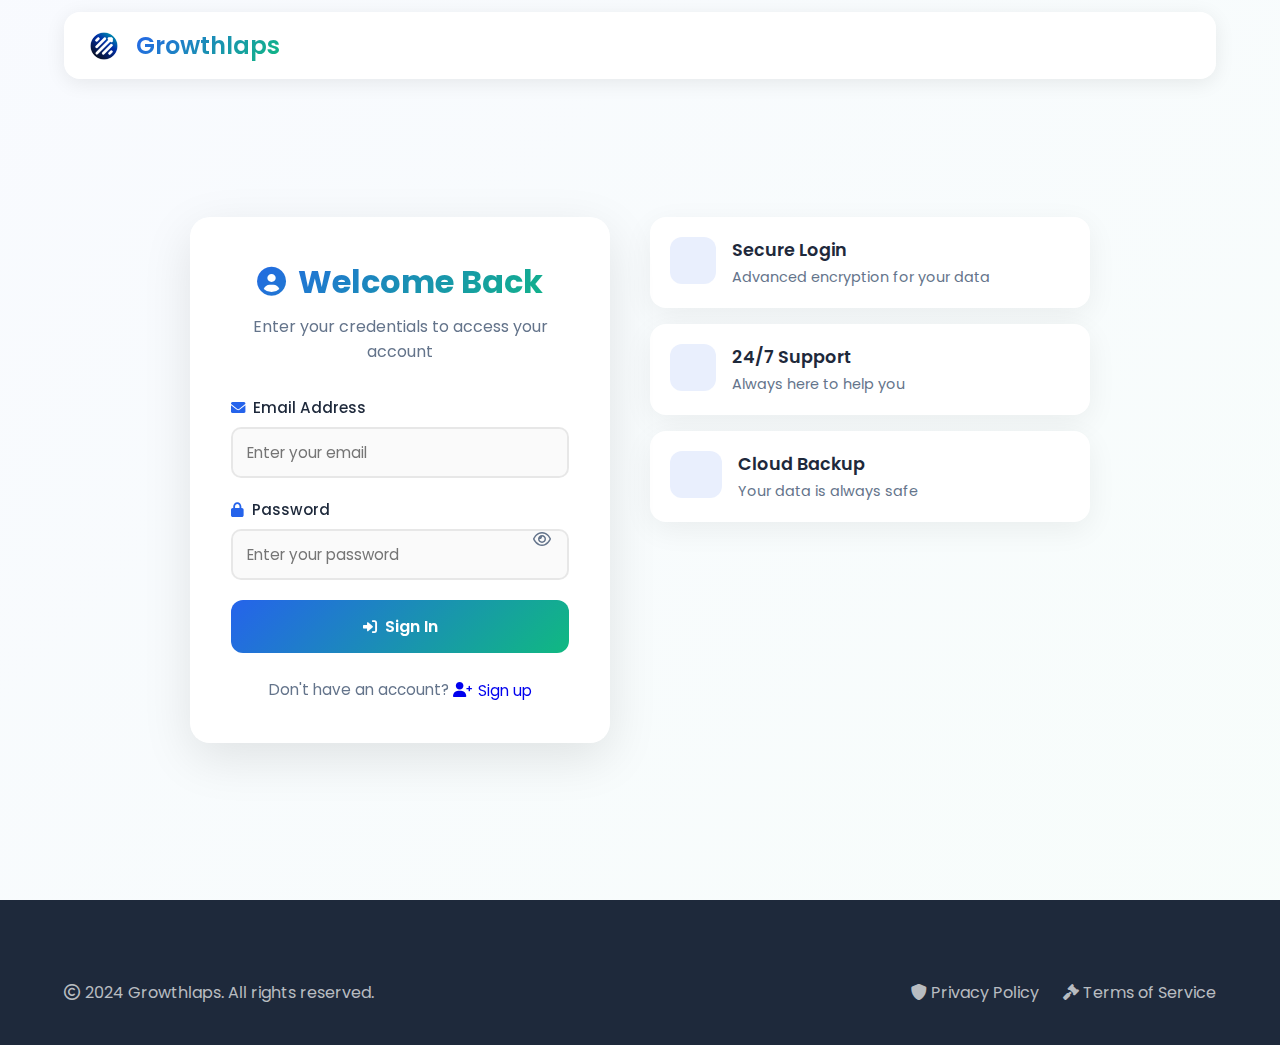
<file: login/index.html>
<!DOCTYPE html>
<html lang="en">
  <head>
    <meta charset="UTF-8" />
    <meta name="viewport" content="width=device-width, initial-scale=1.0" />
    <link rel="stylesheet" href="../style.css" />
    <title>Login - Growthlaps</title>
    <link rel="preconnect" href="https://fonts.googleapis.com" />
    <link rel="preconnect" href="https://fonts.gstatic.com" crossorigin />
    <link
      href="https://fonts.googleapis.com/css2?family=Poppins:wght@300;400;500;600;700&display=swap"
      rel="stylesheet"
    />
    <link
      rel="stylesheet"
      href="https://cdnjs.cloudflare.com/ajax/libs/font-awesome/6.0.0/css/all.min.css"
    />
    <link rel="favicon" href="../images/dark.png" />
    <link rel="icon" href="../images/dark.png" />
  </head>
  <body>
    <div class="navbar-container">
      <nav class="navbar">
        <a href="/" class="navbar-logo">
          <img src="../images/light.png" alt="Growthlaps" />
          <h1>Growthlaps</h1>
        </a>
      </nav>
    </div>

    <section class="login-section">
      <div class="login-container">
        <div class="login-box">
          <div class="login-header">
            <h2><i class="fas fa-user-circle"></i> Welcome Back</h2>
            <p>Enter your credentials to access your account</p>
          </div>

          <form class="login-form">
            <div class="form-group">
              <label for="email"
                ><i class="fas fa-envelope"></i> Email Address</label
              >
              <input
                type="email"
                id="email"
                placeholder="Enter your email"
                required
              />
            </div>

            <div class="form-group">
              <label for="password"><i class="fas fa-lock"></i> Password</label>
              <div class="password-input">
                <input
                  type="password"
                  id="password"
                  placeholder="Enter your password"
                  required
                />
                <button type="button" class="password-toggle">
                  <i class="far fa-eye"></i>
                </button>
              </div>
            </div>

            <button type="submit" class="login-button">
              <i class="fas fa-sign-in-alt"></i> Sign In
            </button>
          </form>

          <br />
          <div class="login-footer">
            <p>
              Don't have an account?
              <a href="#"><i class="fas fa-user-plus"></i> Sign up</a>
            </p>
          </div>
        </div>
        <div class="login-features">
          <div class="feature-item">
            <i class="fas fa-shield-alt"></i>
            <div class="feature-text">
              <h4>Secure Login</h4>
              <p>Advanced encryption for your data</p>
            </div>
          </div>
          <div class="feature-item">
            <i class="fas fa-headset"></i>
            <div class="feature-text">
              <h4>24/7 Support</h4>
              <p>Always here to help you</p>
            </div>
          </div>
          <div class="feature-item">
            <i class="fas fa-cloud"></i>
            <div class="feature-text">
              <h4>Cloud Backup</h4>
              <p>Your data is always safe</p>
            </div>
          </div>
        </div>
      </div>
    </section>

    <footer class="footer">
      <div class="footer-container">
        <div class="footer-bottom">
          <div class="footer-copyright">
            <i class="far fa-copyright"></i> 2024 Growthlaps. All rights
            reserved.
          </div>
          <div class="footer-legal">
            <a href="/privacypolicy"
              ><i class="fas fa-shield-alt"></i> Privacy Policy</a
            >
            <a href="/tos"><i class="fas fa-gavel"></i> Terms of Service</a>
          </div>
        </div>
      </div>
    </footer>

    <script>
      // Password visibility toggle
      const passwordInput = document.getElementById("password");
      const toggleButton = document.querySelector(".password-toggle");

      toggleButton.addEventListener("click", () => {
        const type =
          passwordInput.getAttribute("type") === "password"
            ? "text"
            : "password";
        passwordInput.setAttribute("type", type);
        toggleButton.querySelector("i").classList.toggle("fa-eye");
        toggleButton.querySelector("i").classList.toggle("fa-eye-slash");
      });
    </script>
  </body>
</html>
</file>
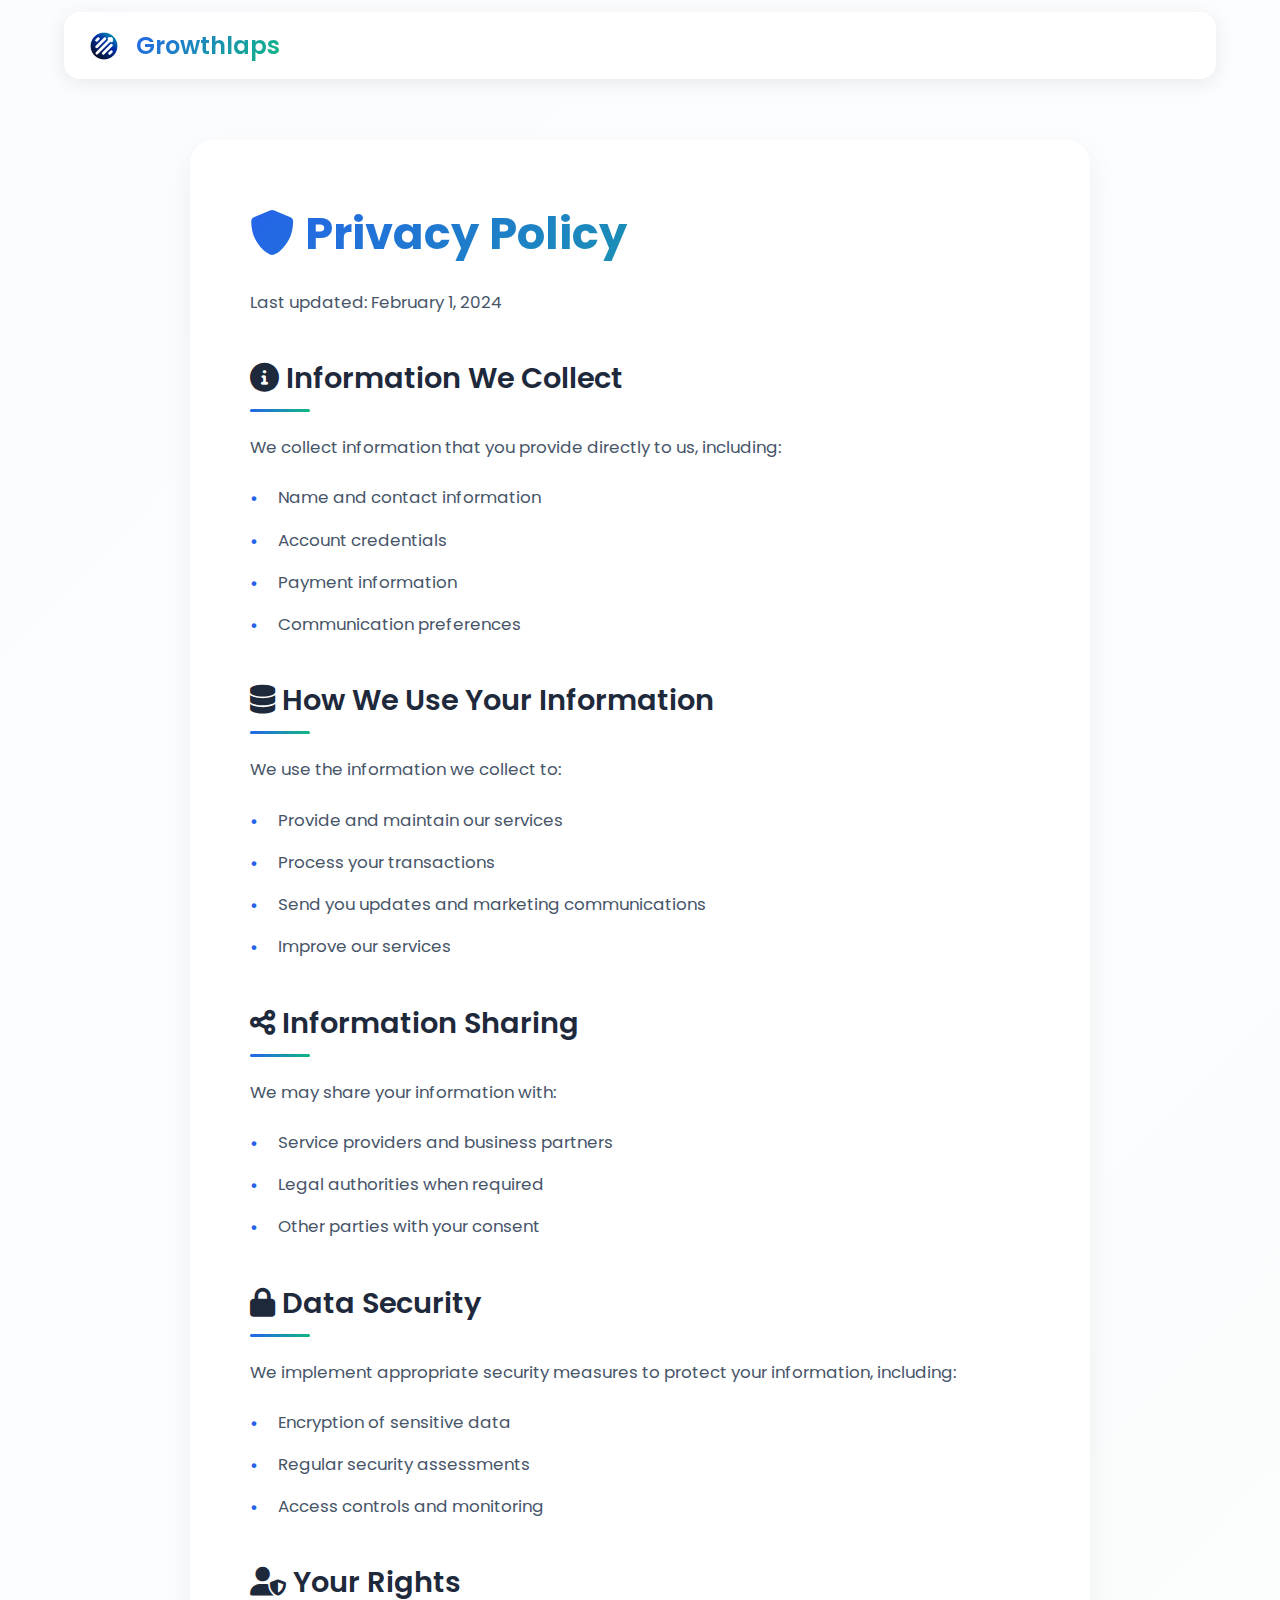
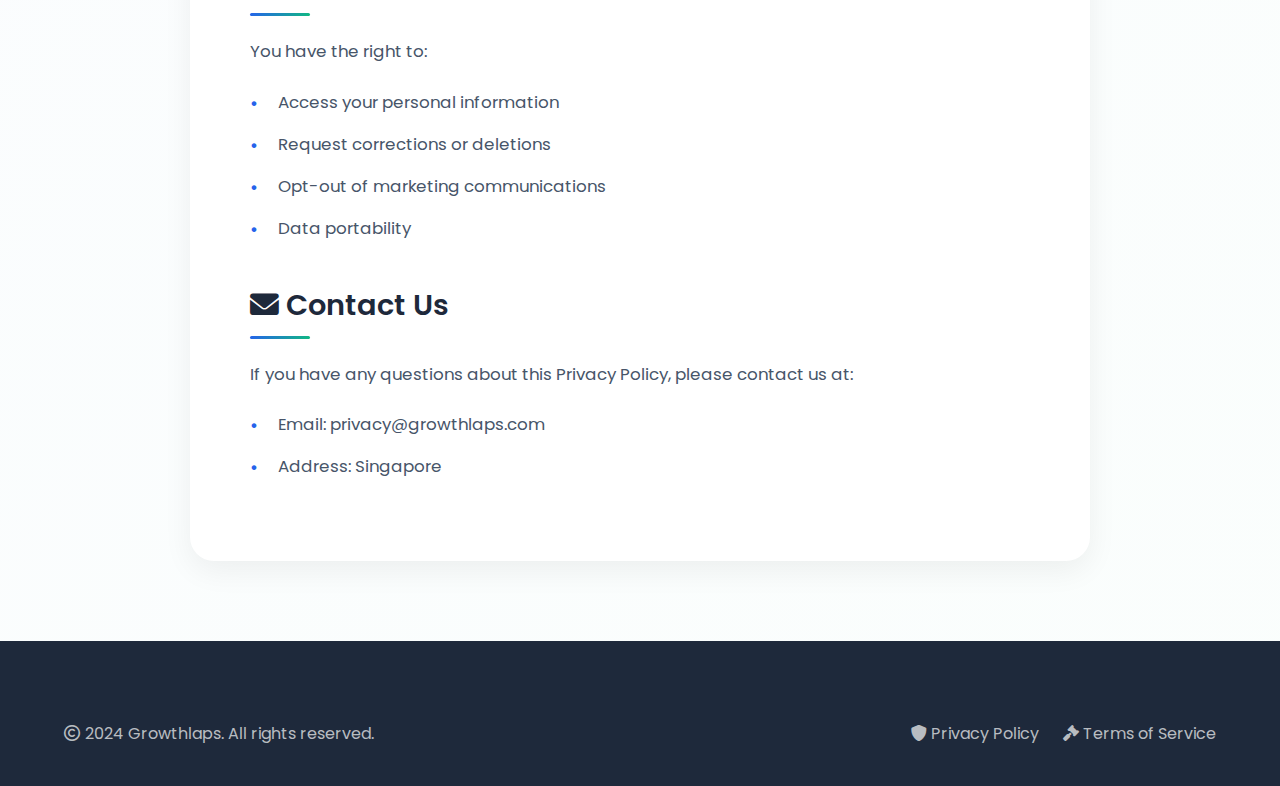
<file: privacypolicy/index.html>
<!DOCTYPE html>
<html lang="en">
  <head>
    <meta charset="UTF-8" />
    <meta name="viewport" content="width=device-width, initial-scale=1.0" />
    <link rel="stylesheet" href="../style.css" />
    <title>Privacy Policy - Growthlaps</title>
    <link rel="preconnect" href="https://fonts.googleapis.com" />
    <link rel="preconnect" href="https://fonts.gstatic.com" crossorigin />
    <link
      href="https://fonts.googleapis.com/css2?family=Poppins:wght@300;400;500;600;700&display=swap"
      rel="stylesheet"
    />
    <link
      rel="stylesheet"
      href="https://cdnjs.cloudflare.com/ajax/libs/font-awesome/6.0.0/css/all.min.css"
    />
    <link rel="favicon" href="../images/dark.png" />
    <link rel="icon" href="../images/dark.png" />
  </head>
  <body>
    <div class="navbar-container">
      <nav class="navbar">
        <a href="/" class="navbar-logo">
          <img src="../images/light.png" alt="Growthlaps" />
          <h1>Growthlaps</h1>
        </a>
      </nav>
    </div>

    <section class="legal-section">
      <div class="legal-content">
        <h1 class="legal-title">
          <i class="fas fa-shield-alt"></i> Privacy Policy
        </h1>
        <p class="legal-date">Last updated: February 1, 2024</p>

        <h2><i class="fas fa-info-circle"></i> Information We Collect</h2>
        <p>
          We collect information that you provide directly to us, including:
        </p>
        <ul>
          <li>Name and contact information</li>
          <li>Account credentials</li>
          <li>Payment information</li>
          <li>Communication preferences</li>
        </ul>

        <h2><i class="fas fa-database"></i> How We Use Your Information</h2>
        <p>We use the information we collect to:</p>
        <ul>
          <li>Provide and maintain our services</li>
          <li>Process your transactions</li>
          <li>Send you updates and marketing communications</li>
          <li>Improve our services</li>
        </ul>

        <h2><i class="fas fa-share-alt"></i> Information Sharing</h2>
        <p>We may share your information with:</p>
        <ul>
          <li>Service providers and business partners</li>
          <li>Legal authorities when required</li>
          <li>Other parties with your consent</li>
        </ul>

        <h2><i class="fas fa-lock"></i> Data Security</h2>
        <p>
          We implement appropriate security measures to protect your
          information, including:
        </p>
        <ul>
          <li>Encryption of sensitive data</li>
          <li>Regular security assessments</li>
          <li>Access controls and monitoring</li>
        </ul>

        <h2><i class="fas fa-user-shield"></i> Your Rights</h2>
        <p>You have the right to:</p>
        <ul>
          <li>Access your personal information</li>
          <li>Request corrections or deletions</li>
          <li>Opt-out of marketing communications</li>
          <li>Data portability</li>
        </ul>

        <h2><i class="fas fa-envelope"></i> Contact Us</h2>
        <p>
          If you have any questions about this Privacy Policy, please contact us
          at:
        </p>
        <ul>
          <li>Email: privacy@growthlaps.com</li>
          <li>Address: Singapore</li>
        </ul>
      </div>
    </section>

    <footer class="footer">
      <div class="footer-container">
        <div class="footer-bottom">
          <div class="footer-copyright">
            <i class="far fa-copyright"></i> 2024 Growthlaps. All rights
            reserved.
          </div>
          <div class="footer-legal">
            <a href="/privacypolicy"
              ><i class="fas fa-shield-alt"></i> Privacy Policy</a
            >
            <a href="/tos"><i class="fas fa-gavel"></i> Terms of Service</a>
          </div>
        </div>
      </div>
    </footer>
  </body>
</html>
</file>
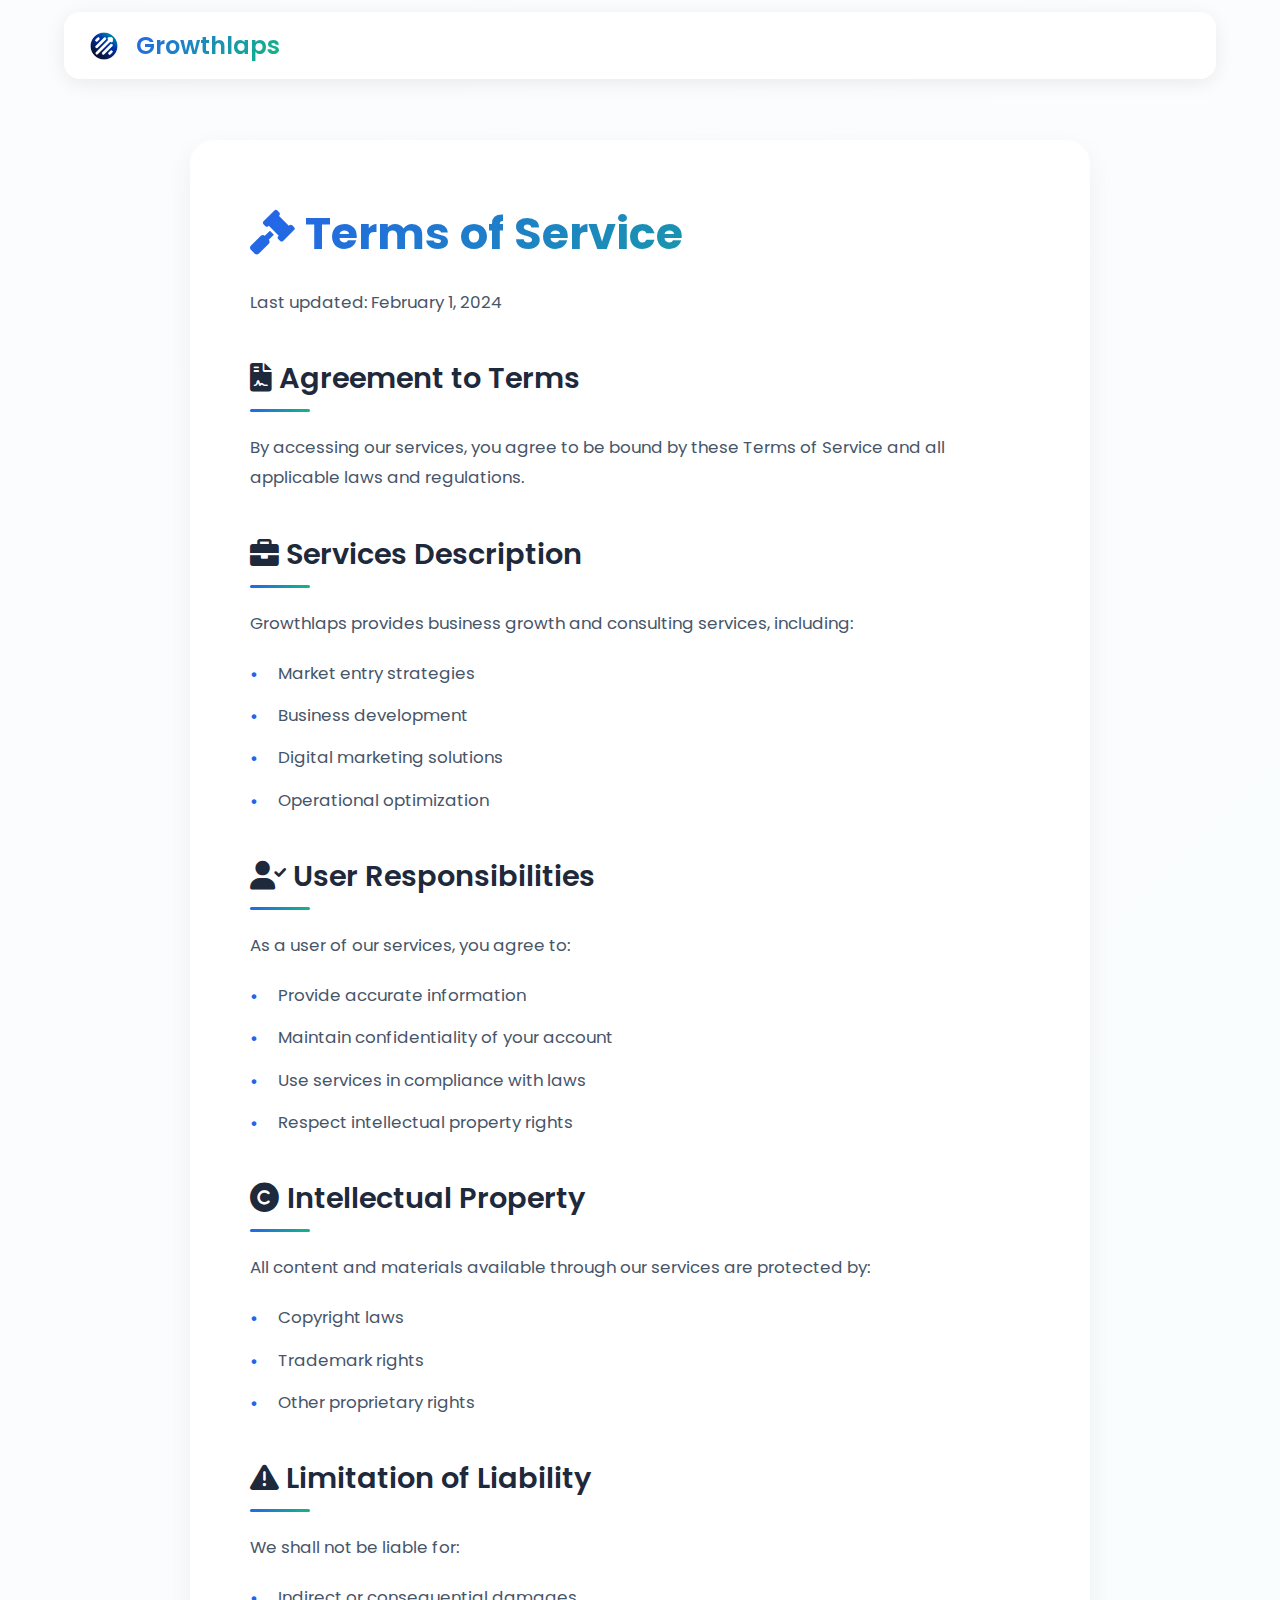
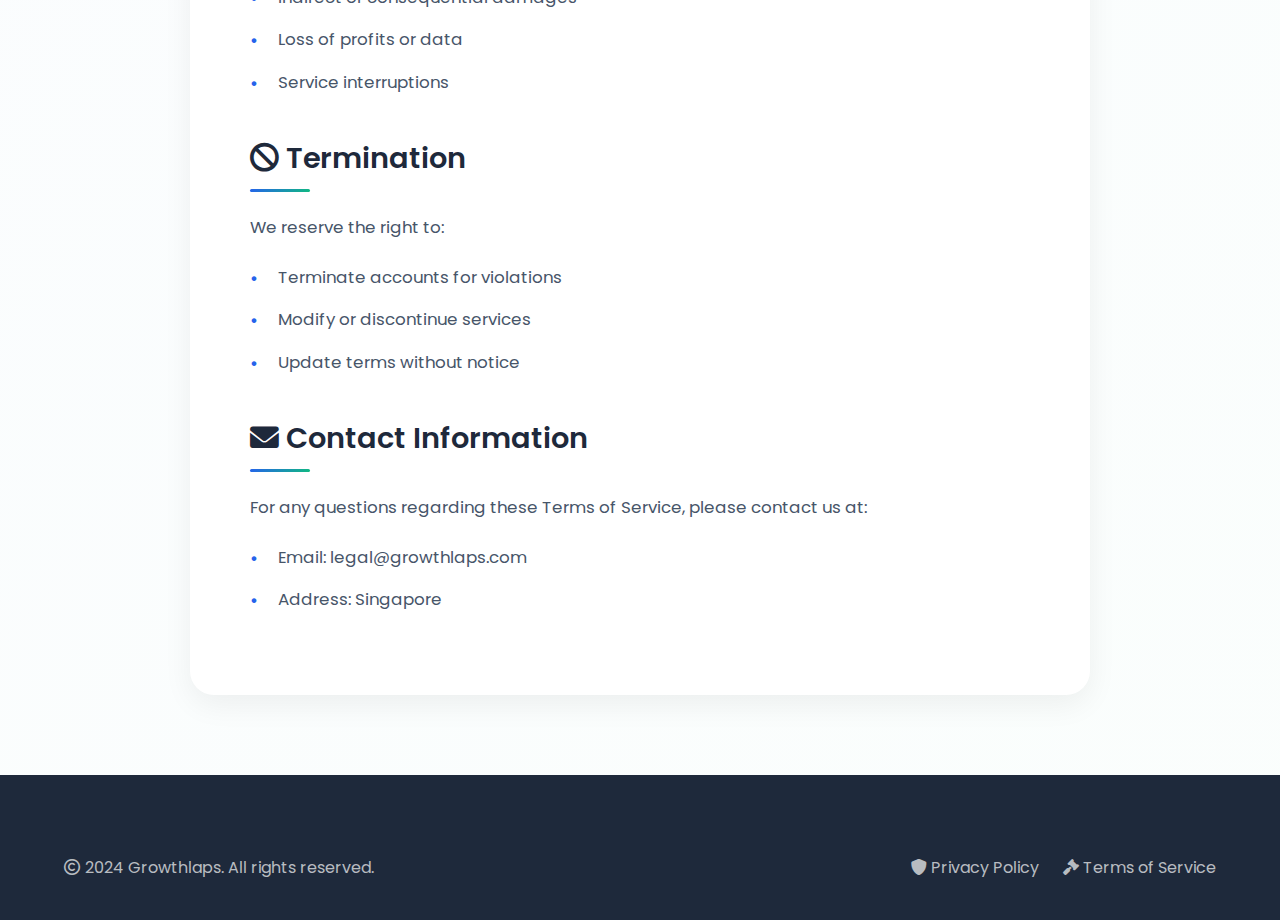
<file: tos/index.html>
<!DOCTYPE html>
<html lang="en">
  <head>
    <meta charset="UTF-8" />
    <meta name="viewport" content="width=device-width, initial-scale=1.0" />
    <link rel="stylesheet" href="../style.css" />
    <title>Terms of Service - Growthlaps</title>
    <link rel="preconnect" href="https://fonts.googleapis.com" />
    <link rel="preconnect" href="https://fonts.gstatic.com" crossorigin />
    <link
      href="https://fonts.googleapis.com/css2?family=Poppins:wght@300;400;500;600;700&display=swap"
      rel="stylesheet"
    />
    <link
      rel="stylesheet"
      href="https://cdnjs.cloudflare.com/ajax/libs/font-awesome/6.0.0/css/all.min.css"
    />
    <link rel="favicon" href="../images/dark.png" />
    <link rel="icon" href="../images/dark.png" />
  </head>
  <body>
    <div class="navbar-container">
      <nav class="navbar">
        <a href="/" class="navbar-logo">
          <img src="../images/light.png" alt="Growthlaps" />
          <h1>Growthlaps</h1>
        </a>
      </nav>
    </div>

    <section class="legal-section">
      <div class="legal-content">
        <h1 class="legal-title">
          <i class="fas fa-gavel"></i> Terms of Service
        </h1>
        <p class="legal-date">Last updated: February 1, 2024</p>

        <h2><i class="fas fa-file-contract"></i> Agreement to Terms</h2>
        <p>
          By accessing our services, you agree to be bound by these Terms of
          Service and all applicable laws and regulations.
        </p>

        <h2><i class="fas fa-briefcase"></i> Services Description</h2>
        <p>
          Growthlaps provides business growth and consulting services,
          including:
        </p>
        <ul>
          <li>Market entry strategies</li>
          <li>Business development</li>
          <li>Digital marketing solutions</li>
          <li>Operational optimization</li>
        </ul>

        <h2><i class="fas fa-user-check"></i> User Responsibilities</h2>
        <p>As a user of our services, you agree to:</p>
        <ul>
          <li>Provide accurate information</li>
          <li>Maintain confidentiality of your account</li>
          <li>Use services in compliance with laws</li>
          <li>Respect intellectual property rights</li>
        </ul>

        <h2><i class="fas fa-copyright"></i> Intellectual Property</h2>
        <p>
          All content and materials available through our services are protected
          by:
        </p>
        <ul>
          <li>Copyright laws</li>
          <li>Trademark rights</li>
          <li>Other proprietary rights</li>
        </ul>

        <h2>
          <i class="fas fa-exclamation-triangle"></i> Limitation of Liability
        </h2>
        <p>We shall not be liable for:</p>
        <ul>
          <li>Indirect or consequential damages</li>
          <li>Loss of profits or data</li>
          <li>Service interruptions</li>
        </ul>

        <h2><i class="fas fa-ban"></i> Termination</h2>
        <p>We reserve the right to:</p>
        <ul>
          <li>Terminate accounts for violations</li>
          <li>Modify or discontinue services</li>
          <li>Update terms without notice</li>
        </ul>

        <h2><i class="fas fa-envelope"></i> Contact Information</h2>
        <p>
          For any questions regarding these Terms of Service, please contact us
          at:
        </p>
        <ul>
          <li>Email: legal@growthlaps.com</li>
          <li>Address: Singapore</li>
        </ul>
      </div>
    </section>

    <footer class="footer">
      <div class="footer-container">
        <div class="footer-bottom">
          <div class="footer-copyright">
            <i class="far fa-copyright"></i> 2024 Growthlaps. All rights
            reserved.
          </div>
          <div class="footer-legal">
            <a href="/privacypolicy"
              ><i class="fas fa-shield-alt"></i> Privacy Policy</a
            >
            <a href="/tos"><i class="fas fa-gavel"></i> Terms of Service</a>
          </div>
        </div>
      </div>
    </footer>
  </body>
</html>
</file>
<file: style.css>
body {
  background-color: #ffffff;
  font-family: "Poppins", sans-serif;
  margin: 0;
  padding: 0;
  box-sizing: border-box;
}

* {
  margin: 0;
  padding: 0;
  box-sizing: border-box;
  font-family: "Poppins", sans-serif;
  text-decoration: none;
}

:root {
  --primary-blue: #2563eb;
  --primary-green: #10b981;
  --light-blue: #60a5fa;
  --text-color: #1e293b;
}

.navbar-container {
  position: fixed;
  top: 12px;
  left: 50%;
  transform: translateX(-50%);
  width: 90%;
  max-width: 1200px;
  margin: 0 auto;
  z-index: 1000;
  transition: all 0.3s cubic-bezier(0.4, 0, 0.2, 1);
}

.navbar-container.scrolled {
  top: 0;
  width: 100%;
  max-width: 100%;
  background: rgba(255, 255, 255, 0.98);
  backdrop-filter: blur(8px);
  border-radius: 0;
  box-shadow: 0 4px 20px rgba(0, 0, 0, 0.08);
}

.navbar {
  background: white;
  border-radius: 16px;
  padding: 16px 24px;
  display: flex;
  align-items: center;
  justify-content: space-between;
  box-shadow: 0 4px 20px rgba(0, 0, 0, 0.08);
  transition: all 0.3s cubic-bezier(0.4, 0, 0.2, 1);
}

.navbar-container.scrolled .navbar {
  border-radius: 0;
  box-shadow: none;
  padding: 16px 5%;
}

.navbar-logo {
  display: flex;
  align-items: center;
  gap: 1rem;
}

.navbar-logo h1 {
  font-size: 1.5rem;
  font-weight: 600;
  background: linear-gradient(
    135deg,
    var(--primary-blue),
    var(--primary-green)
  );
  -webkit-background-clip: text;
  -webkit-text-fill-color: transparent;
}

.navbar-logo img {
  height: 32px;
  width: auto;
  transition: all 0.4s cubic-bezier(0.175, 0.885, 0.32, 1.275);
}

.navbar-logo img:hover {
  transform: rotate(180deg) scale(1.1);
}

.navbar-menu {
  background: rgba(0, 0, 0, 0.03);
  border-radius: 16px;
  padding: 6px;
  position: relative;
}

.navbar-menu-list {
  display: flex;
  gap: 8px;
  position: relative;
  margin: 0;
  padding: 0;
  list-style: none;
}

.navbar-menu-item {
  font-size: 1rem;
  font-weight: 500;
  color: var(--text-color);
  cursor: pointer;
  padding: 10px 24px;
  border-radius: 12px;
  position: relative;
  z-index: 1;
  transition: all 0.3s ease;
  user-select: none;
}

.navbar-menu-item:hover {
  color: var(--primary-blue);
}

.navbar-menu-item.active {
  color: var(--primary-blue);
}

.active-indicator {
  position: absolute;
  height: calc(100%);
  background: #ffffff;
  border-radius: 12px;
  transition: all 0.3s cubic-bezier(0.4, 0, 0.2, 1);
  z-index: 0;
  box-shadow: 0 2px 10px rgba(0, 0, 0, 0.08);
}

.navbar-buttons {
  display: flex;
  gap: 16px;
  align-items: center;
}

.navbar-button-item {
  padding: 10px 24px;
  border-radius: 12px;
  font-weight: 500;
  cursor: pointer;
  transition: all 0.3s cubic-bezier(0.4, 0, 0.2, 1);
  text-decoration: none;
}

.navbar-button-item.signup {
  background: linear-gradient(
    135deg,
    var(--primary-blue),
    var(--primary-green)
  );
  color: white;
  border: none;
}

.navbar-button-item.signup:hover {
  transform: translateY(-2px);
  box-shadow: 0 4px 12px rgba(37, 99, 235, 0.2);
}

.navbar-button-item.login {
  background: transparent;
  color: var(--primary-blue);
  border: 2px solid rgba(37, 99, 235, 0.2);
}

.navbar-button-item.login:hover {
  background: rgba(37, 99, 235, 0.05);
  border-color: var(--primary-blue);
}

.navbar-button-item:active {
  transform: translateY(1px);
}

/* Responsive Design */
@media (max-width: 1024px) {
  .navbar-container {
    width: 95%;
    padding: 12px 16px;
  }

  .navbar-menu-item {
    padding: 8px 20px;
  }
}

@media (max-width: 768px) {
  .navbar-container {
    top: 0;
    width: 100%;
    max-width: 100%;
  }

  .navbar {
    border-radius: 0;
    padding: 16px 5%;
  }

  .navbar-menu {
    display: none;
  }

  .navbar-buttons {
    gap: 12px;
  }

  .navbar-button-item {
    padding: 8px 20px;
    font-size: 0.9rem;
  }
}

@media (max-width: 480px) {
  .navbar-logo h1 {
    display: none;
  }

  .about-stats {
    grid-template-columns: 1fr;
  }

  .footer-legal {
    flex-direction: column;
    gap: 12px;
  }
}

/* Hero Section */
.hero-section {
  margin-top: 0;
  padding: 100px 0 60px;
  position: relative;
  overflow: hidden;
  min-height: calc(100vh - 100px);
  display: flex;
  align-items: center;
  background: linear-gradient(
    135deg,
    rgba(37, 99, 235, 0.03),
    rgba(16, 185, 129, 0.03)
  );
}

.hero-container {
  width: 90%;
  max-width: 1200px;
  margin: 0 auto;
  display: grid;
  grid-template-columns: 1fr 1fr;
  gap: 40px;
  align-items: center;
}

.hero-content {
  position: relative;
  z-index: 1;
}

.hero-badge {
  display: inline-flex;
  align-items: center;
  background: white;
  padding: 8px 16px;
  border-radius: 100px;
  margin-bottom: 24px;
  box-shadow: 0 2px 10px rgba(0, 0, 0, 0.05);
  border: 1px solid rgba(0, 0, 0, 0.05);
  font-weight: 500;
  color: var(--primary-blue);
  font-size: 0.9rem;
}

.hero-badge span {
  display: inline-block;
  margin-right: 8px;
  animation: wave 2s infinite;
}

@keyframes wave {
  0%,
  100% {
    transform: rotate(0deg);
  }
  25% {
    transform: rotate(-20deg);
  }
  75% {
    transform: rotate(20deg);
  }
}

.hero-title {
  font-size: 3rem;
  line-height: 1.2;
  margin-bottom: 20px;
  font-weight: 700;
  background: linear-gradient(
    135deg,
    var(--text-color) 30%,
    var(--primary-blue)
  );
  -webkit-background-clip: text;
  -webkit-text-fill-color: transparent;
}

.hero-description {
  font-size: 1.1rem;
  color: #64748b;
  margin-bottom: 32px;
  line-height: 1.6;
}

.hero-buttons {
  display: flex;
  gap: 16px;
  margin-bottom: 32px;
}

.hero-button {
  padding: 12px 28px;
  border-radius: 12px;
  font-weight: 600;
  font-size: 0.95rem;
  cursor: pointer;
  transition: all 0.4s cubic-bezier(0.4, 0, 0.2, 1);
  display: inline-flex;
  align-items: center;
  gap: 8px;
}

.hero-button.primary {
  background: linear-gradient(
    135deg,
    var(--primary-blue),
    var(--primary-green)
  );
  color: white;
  border: none;
  box-shadow: 0 2px 10px rgba(37, 99, 235, 0.2);
}

.hero-button.primary:hover {
  transform: translateY(-2px);
  box-shadow: 0 4px 20px rgba(37, 99, 235, 0.3);
}

.hero-button.secondary {
  background: white;
  color: var(--text-color);
  border: 2px solid rgba(0, 0, 0, 0.1);
}

.hero-button.secondary:hover {
  border-color: var(--primary-blue);
  color: var(--primary-blue);
}

.hero-stats {
  display: flex;
  gap: 32px;
}

.hero-stat {
  display: flex;
  flex-direction: column;
  gap: 8px;
}

.hero-stat-number {
  font-size: 2.2rem;
  font-weight: 700;
  color: var(--text-color);
  line-height: 1;
}

.hero-stat-label {
  font-size: 1rem;
  color: #64748b;
}

.hero-image {
  position: relative;
  display: flex;
  justify-content: center;
  align-items: center;
}

.hero-image img {
  width: 100%;
  max-width: 500px;
  height: auto;
  border-radius: 20px;
  animation: float 6s ease-in-out infinite;
}

@keyframes float {
  0%,
  100% {
    transform: translateY(0);
  }
  50% {
    transform: translateY(-20px);
  }
}

.hero-shape {
  position: absolute;
  border-radius: 50%;
  filter: blur(40px);
  z-index: -1;
  opacity: 0.5;
}

.hero-shape-1 {
  width: 300px;
  height: 300px;
  background: var(--primary-blue);
  top: -100px;
  right: -100px;
}

.hero-shape-2 {
  width: 200px;
  height: 200px;
  background: var(--primary-green);
  bottom: -50px;
  left: -50px;
}

/* Responsive Design */
@media (max-width: 1024px) {
  .hero-container {
    gap: 32px;
  }

  .hero-title {
    font-size: 2.5rem;
  }

  .hero-description {
    font-size: 1rem;
  }

  .hero-stat-number {
    font-size: 2rem;
  }
}

@media (max-width: 768px) {
  .hero-section {
    padding-top: 80px;
  }

  .hero-container {
    grid-template-columns: 1fr;
    text-align: center;
    gap: 24px;
  }

  .hero-image img {
    max-width: 400px;
  }

  .hero-title {
    font-size: 2.2rem;
  }
}

@media (max-width: 480px) {
  .navbar-container,
  .hero-container {
    width: 95%;
  }

  .hero-title {
    font-size: 1.8rem;
  }

  .hero-buttons {
    flex-direction: column;
  }

  .hero-stats {
    flex-direction: column;
    gap: 20px;
    align-items: center;
  }

  .hero-image img {
    max-width: 100%;
  }
}
/* Product Section */
.product-section {
  padding: 80px 0;
  background: #f8fafc;
  position: relative;
  overflow: hidden;
}

.product-container {
  width: 90%;
  max-width: 1200px;
  margin: 0 auto;
}

.section-header {
  text-align: center;
  margin-bottom: 60px;
}

.section-subtitle {
  color: var(--primary-blue);
  font-weight: 600;
  font-size: 1rem;
  text-transform: uppercase;
  letter-spacing: 2px;
  margin-bottom: 16px;
}

.section-title {
  font-size: 2.5rem;
  font-weight: 700;
  color: var(--text-color);
  margin-bottom: 20px;
  line-height: 1.2;
}

.section-description {
  font-size: 1.1rem;
  color: #64748b;
  max-width: 600px;
  margin: 0 auto;
  line-height: 1.6;
}

.product-grid {
  display: grid;
  grid-template-columns: repeat(3, 1fr);
  gap: 30px;
  margin-top: 40px;
}

.product-card {
  background: white;
  border-radius: 20px;
  padding: 30px;
  transition: all 0.3s ease;
  border: 1px solid rgba(0, 0, 0, 0.05);
  position: relative;
  overflow: hidden;
}

.product-card:hover {
  transform: translateY(-5px);
  box-shadow: 0 15px 30px rgba(0, 0, 0, 0.08);
}

.product-icon {
  width: 60px;
  height: 60px;
  background: linear-gradient(
    135deg,
    var(--primary-blue),
    var(--primary-green)
  );
  border-radius: 16px;
  display: flex;
  align-items: center;
  justify-content: center;
  margin-bottom: 24px;
}

.product-icon i {
  font-size: 24px;
  color: white;
}

.product-title {
  font-size: 1.4rem;
  font-weight: 600;
  color: var(--text-color);
  margin-bottom: 16px;
}

.product-description {
  color: #64748b;
  line-height: 1.6;
  margin-bottom: 24px;
}

.product-link {
  color: var(--primary-blue);
  font-weight: 500;
  display: inline-flex;
  align-items: center;
  gap: 8px;
  transition: gap 0.3s ease;
}

.product-link:hover {
  gap: 12px;
}

/* About Section */
.about-section {
  padding: 80px 0;
  position: relative;
}

.about-container {
  width: 90%;
  max-width: 1200px;
  margin: 0 auto;
  display: grid;
  grid-template-columns: 1fr 1fr;
  gap: 60px;
  align-items: center;
}

.about-image {
  position: relative;
}

.about-image img {
  width: 100%;
  border-radius: 20px;
  box-shadow: 0 20px 40px rgba(0, 0, 0, 0.1);
}

.about-content {
  padding-left: 40px;
}

.about-stats {
  display: grid;
  grid-template-columns: repeat(2, 1fr);
  gap: 30px;
  margin-top: 40px;
}

.about-stat {
  background: white;
  padding: 24px;
  border-radius: 16px;
  border: 1px solid rgba(0, 0, 0, 0.05);
  text-align: center;
}

.about-stat-number {
  font-size: 2rem;
  font-weight: 700;
  color: var(--primary-blue);
  margin-bottom: 8px;
}

.about-stat-label {
  color: #64748b;
  font-weight: 500;
}

/* Footer */
.footer {
  background: #1e293b;
  color: white;
  padding: 80px 0 40px;
  position: relative;
  overflow: hidden;
}

.footer-container {
  width: 90%;
  max-width: 1200px;
  margin: 0 auto;
}

.footer-top {
  display: grid;
  grid-template-columns: 2fr 1.5fr 1fr 1fr;
  gap: 60px;
  padding-bottom: 60px;
  border-bottom: 1px solid rgba(255, 255, 255, 0.1);
  margin-bottom: 40px;
}

.footer-contact h4,
.footer-hours h4,
.footer-regions h4 {
  color: white;
  font-size: 1.1rem;
  font-weight: 600;
  margin-bottom: 24px;
}

.footer-info {
  display: flex;
  flex-direction: column;
  gap: 20px;
}

.footer-info .info-item {
  display: flex;
  gap: 15px;
  color: rgba(255, 255, 255, 0.7);
}

.footer-info .info-item i {
  color: #2563eb;
  font-size: 1.1rem;
  margin-top: 4px;
}

.info-item-text {
  color: white;
}

.footer-info .info-item div {
  display: flex;
  flex-direction: column;
  gap: 4px;
}

.hours-info {
  color: rgba(255, 255, 255, 0.7);
  display: flex;
  flex-direction: column;
  gap: 8px;
}

.hours-info strong {
  color: white;
  font-weight: 500;
}

.footer-regions ul {
  list-style: none;
  display: flex;
  flex-direction: column;
  gap: 12px;
}

.footer-regions li {
  color: rgba(255, 255, 255, 0.7);
  display: flex;
  align-items: center;
  gap: 10px;
}

.footer-regions i {
  color: #2563eb;
  font-size: 0.9rem;
}

.footer-brand {
  display: flex;
  flex-direction: column;
  gap: 20px;
}

.footer-logo {
  display: flex;
  align-items: center;
  gap: 12px;
}

.footer-logo img {
  height: 32px;
  width: auto;
}

.footer-logo h3 {
  font-size: 1.5rem;
  font-weight: 600;
}

.footer-description {
  color: rgba(255, 255, 255, 0.7);
  line-height: 1.6;
}

.footer-social {
  display: flex;
  gap: 16px;
}

.social-link {
  width: 40px;
  height: 40px;
  border-radius: 50%;
  background: rgba(255, 255, 255, 0.1);
  display: flex;
  align-items: center;
  justify-content: center;
  transition: all 0.3s ease;
}

.social-link:hover {
  background: var(--primary-blue);
  transform: translateY(-3px);
}

.social-link i {
  color: black;
  font-size: 1.2rem;
}

.footer-links h4 {
  font-size: 1.1rem;
  font-weight: 600;
  margin-bottom: 24px;
  color: white;
}

.footer-links ul {
  list-style: none;
  display: flex;
  flex-direction: column;
  gap: 12px;
}

.footer-links a {
  color: rgba(255, 255, 255, 0.7);
  transition: all 0.3s ease;
  display: inline-flex;
  align-items: center;
  gap: 6px;
}

.footer-links a:hover {
  color: white;
  transform: translateX(3px);
}

.footer-bottom {
  display: flex;
  justify-content: space-between;
  align-items: center;
  flex-wrap: wrap;
  gap: 20px;
}

.footer-copyright {
  color: rgba(255, 255, 255, 0.7);
}

.footer-legal {
  display: flex;
  gap: 24px;
}

.footer-legal a {
  color: rgba(255, 255, 255, 0.7);
  text-decoration: none;
  transition: color 0.3s ease;
}

.footer-legal a:hover {
  color: white;
}

/* Responsive Design for new sections */
@media (max-width: 1024px) {
  .product-grid {
    grid-template-columns: repeat(2, 1fr);
  }

  .section-title {
    font-size: 2.2rem;
  }

  .footer-top {
    grid-template-columns: repeat(2, 1fr);
    gap: 40px;
  }
}

@media (max-width: 768px) {
  .about-container {
    grid-template-columns: 1fr;
    gap: 40px;
  }

  .about-content {
    padding-left: 0;
    text-align: center;
  }

  .product-grid {
    grid-template-columns: 1fr;
    max-width: 500px;
    margin: 40px auto 0;
  }

  .footer-top {
    grid-template-columns: 1fr;
    gap: 40px;
  }

  .footer-bottom {
    flex-direction: column;
    gap: 20px;
    text-align: center;
  }
}

@media (max-width: 480px) {
  .about-stats {
    grid-template-columns: 1fr;
  }

  .footer-legal {
    flex-direction: column;
    gap: 12px;
  }
}

/* Mobile Menu Styles */
.mobile-menu-toggle {
  display: none;
  font-size: 1.5rem;
  color: var(--text-color);
  background: none;
  border: none;
  cursor: pointer;
  padding: 4px;
  z-index: 1000;
}

@media (max-width: 768px) {
  .mobile-menu-toggle {
    display: block;
  }

  .navbar-menu {
    position: fixed;
    top: 0;
    right: -100%;
    width: 80%;
    max-width: 400px;
    height: 100vh;
    background: white;
    padding: 80px 40px;
    transition: all 0.4s cubic-bezier(0.4, 0, 0.2, 1);
    z-index: 100;
    display: block;
    box-shadow: -10px 0 30px rgba(0, 0, 0, 0.1);
  }

  .navbar-menu.active {
    right: 0;
  }

  .navbar-menu-list {
    flex-direction: column;
    gap: 20px;
  }

  .navbar-menu-item {
    font-size: 1.2rem;
    padding: 12px 0;
    width: 100%;
    text-align: left;
  }

  .active-indicator {
    display: none;
  }

  .navbar-menu-item.active {
    background: linear-gradient(
      135deg,
      var(--primary-blue),
      var(--primary-green)
    );
    -webkit-background-clip: text;
    -webkit-text-fill-color: transparent;
    font-weight: 600;
  }

  .mobile-menu-overlay {
    position: fixed;
    top: 0;
    left: 0;
    width: 100%;
    height: 100%;
    background: rgba(0, 0, 0, 0.5);
    opacity: 0;
    visibility: hidden;
    transition: all 0.4s ease;
    z-index: 99;
  }

  .mobile-menu-overlay.active {
    opacity: 1;
    visibility: visible;
  }

  /* Improved Mobile Layouts */
  .hero-section {
    padding: 40px 0;
  }

  .hero-container {
    gap: 40px;
  }

  .hero-content {
    order: 2;
  }

  .hero-image {
    order: 1;
    margin: -20px -5% 0;
    width: 110%;
  }

  .hero-badge {
    margin: 0 auto 20px;
  }

  .hero-buttons {
    justify-content: center;
  }

  .hero-stats {
    justify-content: center;
    flex-wrap: wrap;
    gap: 24px;
  }

  .hero-stat {
    min-width: 140px;
    text-align: center;
  }

  .product-section {
    padding: 60px 0;
  }

  .product-grid {
    gap: 24px;
  }

  .product-card {
    padding: 24px;
  }

  .about-section {
    padding: 60px 0;
  }

  .about-container {
    gap: 40px;
  }

  .about-image {
    margin: 0 -5%;
    width: 110%;
  }

  .about-stats {
    grid-template-columns: repeat(auto-fit, minmax(140px, 1fr));
    gap: 20px;
  }

  .footer {
    padding: 60px 0 30px;
  }

  .footer-top {
    gap: 40px;
  }

  .footer-links {
    min-width: 200px;
  }
}

@media (max-width: 480px) {
  .navbar-container {
    padding: 12px 16px;
    margin: 8px auto;
  }

  .navbar-buttons {
    gap: 8px;
  }

  .navbar-button-item {
    padding: 8px 16px;
    font-size: 0.85rem;
  }

  .hero-title {
    font-size: 2rem;
  }

  .hero-description {
    font-size: 1rem;
  }

  .hero-buttons {
    flex-direction: column;
    width: 100%;
  }

  .hero-button {
    width: 100%;
    justify-content: center;
  }

  .section-title {
    font-size: 1.8rem;
  }

  .section-description {
    font-size: 1rem;
  }

  .product-card {
    padding: 20px;
  }

  .about-stats {
    grid-template-columns: 1fr;
  }

  .footer-bottom {
    text-align: center;
  }

  .footer-legal {
    justify-content: center;
  }
}

/* Tablet Optimizations */
@media (min-width: 769px) and (max-width: 1024px) {
  .hero-container,
  .about-container {
    gap: 40px;
  }

  .product-grid {
    grid-template-columns: repeat(2, 1fr);
    gap: 24px;
  }

  .footer-top {
    grid-template-columns: repeat(2, 1fr);
    gap: 40px;
  }
}

/* Animation Optimizations */
@media (prefers-reduced-motion: reduce) {
  * {
    animation-duration: 0.01ms !important;
    animation-iteration-count: 1 !important;
    transition-duration: 0.01ms !important;
    scroll-behavior: auto !important;
  }
}

/* Touch Device Optimizations */
@media (hover: none) {
  .navbar-button-item:hover,
  .hero-button:hover,
  .product-card:hover,
  .social-link:hover {
    transform: none;
  }

  .product-card {
    transform: none !important;
  }

  .footer-links a:hover {
    transform: none;
  }
}

.hero-globe-container {
  position: relative;
  width: 100%;
  height: 80vh;
  min-height: 400px;
  max-height: 800px;
  background: linear-gradient(
    to bottom,
    rgba(255, 255, 255, 0.8),
    rgba(255, 255, 255, 0.95)
  );
  backdrop-filter: blur(12px);
  -webkit-backdrop-filter: blur(12px);
  border-radius: 24px;
  overflow: hidden;
  margin: 2rem auto;
}

@media (max-width: 768px) {
  .hero-globe-container {
    height: 60vh;
    min-height: 300px;
    margin: 1rem auto;
    border-radius: 20px;
  }
}

#globeViz {
  width: 100% !important;
  height: 100% !important;
  cursor: grab;
  background: transparent !important;
}

#globeViz:active {
  cursor: grabbing;
}

.globe-tooltip {
  background: rgba(255, 255, 255, 0.98);
  padding: 0.75rem 1rem;
  border-radius: 12px;
  min-width: 160px;
  text-align: center;
  box-shadow: 0 4px 12px rgba(37, 99, 235, 0.08),
    0 2px 4px rgba(37, 99, 235, 0.05);
  font-size: 0.875rem;
  line-height: 1.5;
  color: #1f2937;
  border: 1px solid rgba(37, 99, 235, 0.1);
  transform: translateY(-5px);
  transition: all 0.2s ease;
}

.globe-tooltip strong {
  color: #2563eb;
  display: block;
  margin-bottom: 0.25rem;
  font-size: 1rem;
}

.globe-controls {
  position: absolute;
  bottom: 2rem;
  left: 50%;
  transform: translateX(-50%);
  display: flex;
  gap: 1rem;
  z-index: 10;
  padding: 0.5rem;
  border-radius: 9999px;
  background: rgba(255, 255, 255, 0.9);
  backdrop-filter: blur(8px);
  -webkit-backdrop-filter: blur(8px);
  border: 1px solid rgba(37, 99, 235, 0.1);
  box-shadow: 0 4px 12px rgba(37, 99, 235, 0.08);
}

@media (max-width: 768px) {
  .globe-controls {
    bottom: 1rem;
    flex-direction: column;
    gap: 0.5rem;
    width: 90%;
    max-width: 300px;
    background: none;
    backdrop-filter: none;
    -webkit-backdrop-filter: none;
    border: none;
    padding: 0;
    box-shadow: none;
  }
}

.globe-control-btn {
  background: rgba(255, 255, 255, 0.98);
  color: #2563eb;
  border: 1px solid rgba(37, 99, 235, 0.1);
  padding: 0.75rem 1.5rem;
  border-radius: 9999px;
  font-size: 0.875rem;
  font-weight: 500;
  cursor: pointer;
  transition: all 0.2s ease;
  box-shadow: 0 2px 8px rgba(37, 99, 235, 0.05),
    0 1px 3px rgba(37, 99, 235, 0.05);
  display: flex;
  align-items: center;
  justify-content: center;
  gap: 0.5rem;
  white-space: nowrap;
}

@media (max-width: 768px) {
  .globe-control-btn {
    width: 100%;
    padding: 0.625rem 1rem;
    justify-content: center;
    background: rgba(255, 255, 255, 0.98);
    box-shadow: 0 4px 12px rgba(37, 99, 235, 0.08),
      0 2px 4px rgba(37, 99, 235, 0.05);
  }
}

.globe-control-btn:hover {
  background: #2563eb;
  color: white;
  transform: translateY(-1px);
  box-shadow: 0 4px 12px rgba(37, 99, 235, 0.15),
    0 2px 4px rgba(37, 99, 235, 0.1);
}

.globe-control-btn:active {
  transform: translateY(0);
}

.globe-control-btn i {
  font-size: 0.75rem;
  transition: transform 0.2s ease;
}

.globe-control-btn:hover i {
  transform: translateX(2px);
}

/* Services Section */
.services-section {
  padding: 80px 0;
  background: #f8fafc;
  position: relative;
  overflow: hidden;
}

.section-container {
  width: 90%;
  max-width: 1200px;
  margin: 0 auto;
}

.services-grid {
  display: grid;
  grid-template-columns: repeat(3, 1fr);
  gap: 30px;
  margin-top: 40px;
}

.service-card {
  background: white;
  border-radius: 20px;
  padding: 30px;
  transition: all 0.3s ease;
  border: 1px solid rgba(0, 0, 0, 0.05);
  position: relative;
  overflow: hidden;
}

.service-card:hover {
  transform: translateY(-5px);
  box-shadow: 0 15px 30px rgba(37, 99, 235, 0.1);
}

.service-icon {
  font-size: 2rem;
  color: #2563eb;
  margin-bottom: 20px;
}

.service-title {
  font-size: 1.25rem;
  font-weight: 600;
  margin-bottom: 15px;
  color: #1f2937;
}

.service-description {
  color: #64748b;
  line-height: 1.6;
}

/* Scaling Section */
.scaling-section {
  padding: 100px 0;
  background: linear-gradient(
    135deg,
    rgba(37, 99, 235, 0.05),
    rgba(16, 185, 129, 0.05)
  );
}

.scaling-content {
  max-width: 800px;
  margin: 0 auto;
  text-align: center;
}

/* Projects Section */
.projects-section {
  padding: 80px 0;
  background: white;
}

.projects-grid {
  display: grid;
  grid-template-columns: repeat(3, 1fr);
  gap: 30px;
  margin-top: 40px;
}

.project-card {
  background: white;
  border-radius: 20px;
  padding: 30px;
  transition: all 0.3s ease;
  border: 1px solid rgba(0, 0, 0, 0.05);
  box-shadow: 0 4px 6px rgba(0, 0, 0, 0.05);
}

.project-card:hover {
  transform: translateY(-5px);
  box-shadow: 0 15px 30px rgba(37, 99, 235, 0.1);
}

.project-icon {
  font-size: 2rem;
  color: #2563eb;
  margin-bottom: 20px;
}

.project-title {
  font-size: 1.25rem;
  font-weight: 600;
  margin-bottom: 15px;
  color: #1f2937;
}

.project-description {
  color: #64748b;
  line-height: 1.6;
}

/* Contact Section */
.contact-section {
  padding: 80px 0;
  background: #f8fafc;
}

.contact-grid {
  display: grid;
  grid-template-columns: 3fr 2fr;
  gap: 40px;
  margin-top: 40px;
}

.contact-form {
  background: white;
  padding: 40px;
  border-radius: 20px;
  box-shadow: 0 4px 6px rgba(0, 0, 0, 0.05);
}

.form-group {
  margin-bottom: 20px;
  position: relative;
}

.form-group input,
.form-group textarea {
  width: 100%;
  padding: 12px 16px;
  border: 1px solid rgba(0, 0, 0, 0.1);
  border-radius: 12px;
  font-size: 1rem;
  transition: all 0.3s ease;
  font-family: inherit;
}

.form-group textarea {
  height: 120px;
  resize: vertical;
  min-height: 120px;
  max-height: 300px;
}

.form-group input:focus,
.form-group textarea:focus {
  outline: none;
  border-color: #2563eb;
  box-shadow: 0 0 0 3px rgba(37, 99, 235, 0.1);
}

.form-group input:invalid:not(:placeholder-shown),
.form-group textarea:invalid:not(:placeholder-shown) {
  border-color: #dc2626;
}

.error-message {
  color: #dc2626;
  font-size: 0.875rem;
  margin-top: 0.5rem;
  display: block;
  opacity: 0;
  transform: translateY(-10px);
  transition: all 0.3s ease;
}

.error-message:not(:empty) {
  opacity: 1;
  transform: translateY(0);
}

.form-status {
  margin-top: 1rem;
  padding: 1rem;
  border-radius: 12px;
  font-size: 0.875rem;
  text-align: center;
  opacity: 0;
  transform: translateY(-10px);
  transition: all 0.3s ease;
}

.form-status:not(:empty) {
  opacity: 1;
  transform: translateY(0);
}

.contact-submit {
  background: linear-gradient(135deg, #2563eb, #16a34a);
  color: white;
  border: none;
  padding: 12px 28px;
  border-radius: 12px;
  font-weight: 600;
  font-size: 1rem;
  cursor: pointer;
  transition: all 0.3s ease;
  width: 100%;
  position: relative;
  overflow: hidden;
}

.contact-submit:hover {
  transform: translateY(-2px);
  box-shadow: 0 4px 12px rgba(37, 99, 235, 0.2);
}

.contact-submit:disabled {
  opacity: 0.7;
  cursor: not-allowed;
  transform: none;
}

.contact-submit .fa-spinner {
  margin-right: 8px;
  animation: spin 1s linear infinite;
}

@keyframes spin {
  from {
    transform: rotate(0deg);
  }
  to {
    transform: rotate(360deg);
  }
}

/* Form Responsive Styles */
@media (max-width: 768px) {
  .form-group input,
  .form-group textarea {
    font-size: 16px; /* Prevent zoom on mobile */
  }

  .contact-submit {
    padding: 14px 28px; /* Larger touch target */
  }
}

.contact-info {
  padding: 20px;
}

.info-item {
  display: flex;
  align-items: center;
  gap: 15px;
  margin-bottom: 20px;
}

.info-item i {
  font-size: 1.25rem;
  color: #2563eb;
}

.info-item p {
  color: #1f2937;
  font-size: 1rem;
}

.social-links {
  display: flex;
  gap: 15px;
  margin-top: 30px;
}

.social-link {
  width: 40px;
  height: 40px;
  border-radius: 50%;
  background: white;
  display: flex;
  align-items: center;
  justify-content: center;
  color: #2563eb;
  font-size: 1.25rem;
  transition: all 0.3s ease;
  border: 1px solid rgba(37, 99, 235, 0.1);
}

.social-link:hover {
  background: #2563eb;
  color: white;
  transform: translateY(-2px);
  box-shadow: 0 4px 12px rgba(37, 99, 235, 0.2);
}

/* Responsive Design */
@media (max-width: 1024px) {
  .services-grid,
  .projects-grid {
    grid-template-columns: repeat(2, 1fr);
    gap: 24px;
  }

  .contact-grid {
    grid-template-columns: 1fr;
    gap: 30px;
  }
}

@media (max-width: 768px) {
  .services-grid,
  .projects-grid {
    grid-template-columns: 1fr;
  }

  .scaling-content {
    padding: 0 20px;
  }

  .contact-form {
    padding: 30px;
  }
}

@media (max-width: 480px) {
  .section-container {
    width: 95%;
  }

  .service-card,
  .project-card {
    padding: 20px;
  }

  .contact-form {
    padding: 20px;
  }

  .social-links {
    justify-content: center;
  }
}

/* Legal Pages Styles */
.legal-section {
  padding: 140px 0 80px;
  min-height: calc(100vh - 200px);
  background: linear-gradient(
    135deg,
    rgba(37, 99, 235, 0.02),
    rgba(16, 185, 129, 0.02)
  );
}

.legal-content {
  max-width: 900px;
  margin: 0 auto;
  padding: 60px;
  background: white;
  border-radius: 24px;
  box-shadow: 0 10px 30px rgba(0, 0, 0, 0.06);
}

.legal-title {
  font-size: 2.8rem;
  font-weight: 700;
  background: linear-gradient(
    135deg,
    var(--primary-blue),
    var(--primary-green)
  );
  -webkit-background-clip: text;
  -webkit-text-fill-color: transparent;
  margin-bottom: 20px;
}

.legal-date {
  color: #64748b;
  margin-bottom: 50px;
  font-size: 1.1rem;
}

.legal-section h2 {
  font-size: 1.8rem;
  font-weight: 600;
  color: var(--text-color);
  margin: 40px 0 20px;
  position: relative;
  padding-bottom: 12px;
}

.legal-section h2::after {
  content: "";
  position: absolute;
  bottom: 0;
  left: 0;
  width: 60px;
  height: 3px;
  background: linear-gradient(
    135deg,
    var(--primary-blue),
    var(--primary-green)
  );
  border-radius: 3px;
}

.legal-section p {
  color: #475569;
  line-height: 1.8;
  margin-bottom: 20px;
  font-size: 1.05rem;
}

.legal-section ul {
  list-style-type: none;
  margin-left: 0;
  margin-bottom: 20px;
}

.legal-section li {
  color: #475569;
  line-height: 1.8;
  margin-bottom: 12px;
  padding-left: 28px;
  position: relative;
  font-size: 1.05rem;
}

.legal-section li::before {
  content: "•";
  position: absolute;
  left: 0;
  color: var(--primary-blue);
  font-size: 1.2rem;
}

/* Login Page Styles */
.login-section {
  min-height: 100vh;
  display: flex;
  align-items: center;
  justify-content: center;
  padding: 100px 0 40px;
  background: linear-gradient(
    135deg,
    rgba(37, 99, 235, 0.03),
    rgba(16, 185, 129, 0.03)
  );
  position: relative;
  overflow: hidden;
}

.login-container {
  width: 90%;
  max-width: 900px;
  margin: 0 auto;
  position: relative;
  z-index: 1;
  display: flex;
  gap: 40px;
  align-items: flex-start;
}

.login-box {
  background: white;
  padding: 40px;
  border-radius: 20px;
  box-shadow: 0 15px 50px rgba(0, 0, 0, 0.1);
  width: 420px;
  backdrop-filter: blur(10px);
  border: 1px solid rgba(255, 255, 255, 0.2);
}

.login-header {
  text-align: center;
  margin-bottom: 32px;
}

.login-header h2 {
  font-size: 2rem;
  font-weight: 700;
  background: linear-gradient(
    135deg,
    var(--primary-blue),
    var(--primary-green)
  );
  -webkit-background-clip: text;
  -webkit-text-fill-color: transparent;
  margin-bottom: 8px;
  display: flex;
  align-items: center;
  justify-content: center;
  gap: 12px;
}

.login-header h2 i {
  font-size: 1.8rem;
}

.login-header p {
  color: #64748b;
  font-size: 1rem;
}

.login-form .form-group {
  margin-bottom: 20px;
}

.login-form label {
  display: flex;
  align-items: center;
  gap: 8px;
  font-size: 0.95rem;
  font-weight: 500;
  color: var(--text-color);
  margin-bottom: 8px;
}

.login-form label i {
  color: var(--primary-blue);
  font-size: 0.9rem;
}

.login-form input {
  width: 100%;
  padding: 12px 14px;
  border: 2px solid rgba(0, 0, 0, 0.08);
  border-radius: 10px;
  font-size: 0.95rem;
  transition: all 0.3s ease;
  background: rgba(0, 0, 0, 0.02);
}

.login-form input:focus {
  border-color: var(--primary-blue);
  box-shadow: 0 0 0 3px rgba(37, 99, 235, 0.1);
  outline: none;
  background: white;
}

.password-toggle {
  position: absolute;
  right: 14px;
  top: 50%;
  transform: translateY(-50%);
  background: none;
  border: none;
  color: #64748b;
  cursor: pointer;
  padding: 4px;
  font-size: 1rem;
  transition: all 0.3s ease;
}

.form-options {
  display: flex;
  justify-content: space-between;
  align-items: center;
  margin-bottom: 24px;
  font-size: 0.9rem;
}

.remember-me {
  display: flex;
  align-items: center;
  gap: 8px;
  color: #64748b;
  cursor: pointer;
}

.remember-me input[type="checkbox"] {
  width: 16px;
  height: 16px;
  border-radius: 4px;
  border: 2px solid rgba(0, 0, 0, 0.1);
  cursor: pointer;
  margin: 0;
}

.forgot-password {
  color: var(--primary-blue);
  font-weight: 500;
  text-decoration: none;
  transition: all 0.3s ease;
  display: flex;
  align-items: center;
  gap: 6px;
}

.login-button {
  width: 100%;
  padding: 14px;
  background: linear-gradient(
    135deg,
    var(--primary-blue),
    var(--primary-green)
  );
  color: white;
  border: none;
  border-radius: 12px;
  font-weight: 600;
  font-size: 1rem;
  cursor: pointer;
  transition: all 0.3s ease;
  display: flex;
  align-items: center;
  justify-content: center;
  gap: 8px;
}

.login-button i {
  font-size: 0.9rem;
}

.login-divider {
  margin: 24px 0;
}

.social-login {
  display: grid;
  grid-template-columns: 1fr 1fr;
  gap: 12px;
  margin-bottom: 24px;
}

.social-button {
  padding: 12px;
  border: 2px solid rgba(0, 0, 0, 0.08);
  border-radius: 12px;
  background: white;
  color: var(--text-color);
  font-weight: 500;
  font-size: 0.95rem;
  cursor: pointer;
  transition: all 0.3s ease;
  display: flex;
  align-items: center;
  justify-content: center;
  gap: 8px;
}

.social-button i {
  font-size: 1.1rem;
}

.login-footer {
  text-align: center;
  color: #64748b;
  font-size: 0.95rem;
}

.login-footer a {
  display: inline-flex;
  align-items: center;
  gap: 6px;
}

.login-features {
  flex: 1;
  display: flex;
  flex-direction: column;
  gap: 16px;
}

.feature-item {
  display: flex;
  align-items: flex-start;
  gap: 16px;
  padding: 20px;
  background: white;
  border-radius: 16px;
  box-shadow: 0 8px 30px rgba(0, 0, 0, 0.06);
  transition: all 0.3s ease;
}

.feature-item i {
  font-size: 1.4rem;
  color: var(--primary-blue);
  background: linear-gradient(
    135deg,
    var(--primary-blue),
    var(--primary-green)
  );
  -webkit-background-clip: text;
  -webkit-text-fill-color: transparent;
  padding: 12px;
  background: rgba(37, 99, 235, 0.1);
  border-radius: 12px;
}

.feature-text h4 {
  font-size: 1.1rem;
  font-weight: 600;
  color: var(--text-color);
  margin-bottom: 4px;
}

.feature-text p {
  color: #64748b;
  font-size: 0.9rem;
}

/* Responsive Design */
@media (max-width: 1024px) {
  .login-container {
    max-width: 800px;
  }
}

@media (max-width: 768px) {
  .login-section {
    padding: 80px 0 40px;
  }

  .login-container {
    flex-direction: column;
    gap: 24px;
    align-items: center;
  }

  .login-box {
    width: 100%;
    max-width: 420px;
  }

  .login-features {
    width: 100%;
    max-width: 420px;
  }

  .feature-item {
    padding: 16px;
  }
}

@media (max-width: 480px) {
  .login-section {
    padding: 60px 0 30px;
  }

  .login-box {
    padding: 30px 20px;
  }

  .login-header h2 {
    font-size: 1.8rem;
  }

  .form-options {
    flex-direction: column;
    gap: 12px;
    align-items: flex-start;
  }

  .social-login {
    grid-template-columns: 1fr;
  }

  .feature-item {
    padding: 14px;
  }
}

#info-item-text {
  color: white;
}
</file>
